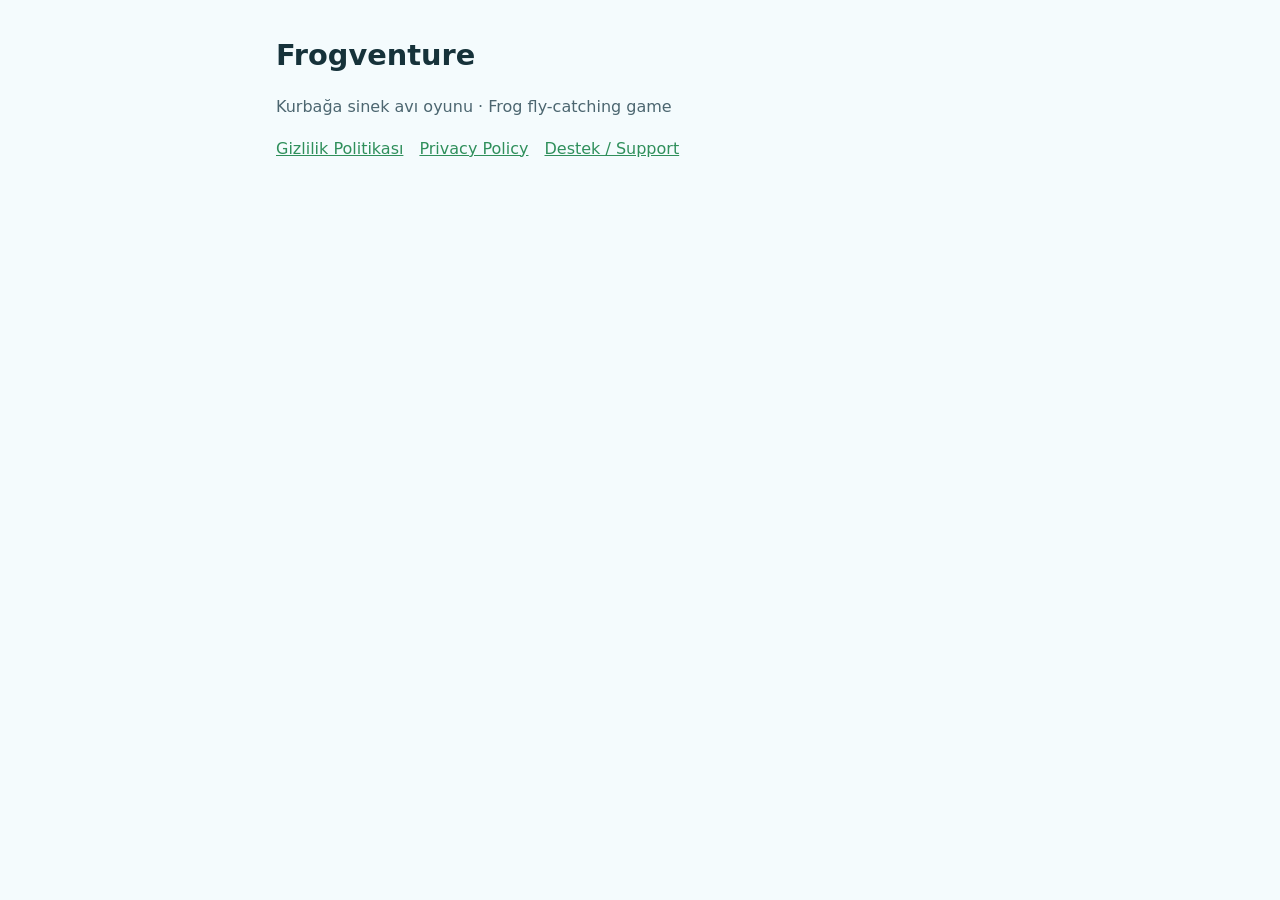
<file: index.html>
<!doctype html><html lang="tr"><head><meta charset="utf-8"><meta name="viewport" content="width=device-width,initial-scale=1"><title>Frogventure</title><link rel="stylesheet" href="style.css"></head>
<body><main><h1>Frogventure</h1><p class="muted">Kurbağa sinek avı oyunu · Frog fly-catching game</p>
<nav><a href="frogventure/privacy.html">Gizlilik Politikası</a><a href="frogventure/privacy-en.html">Privacy Policy</a><a href="frogventure/support.html">Destek / Support</a></nav></main></body></html>
</file>
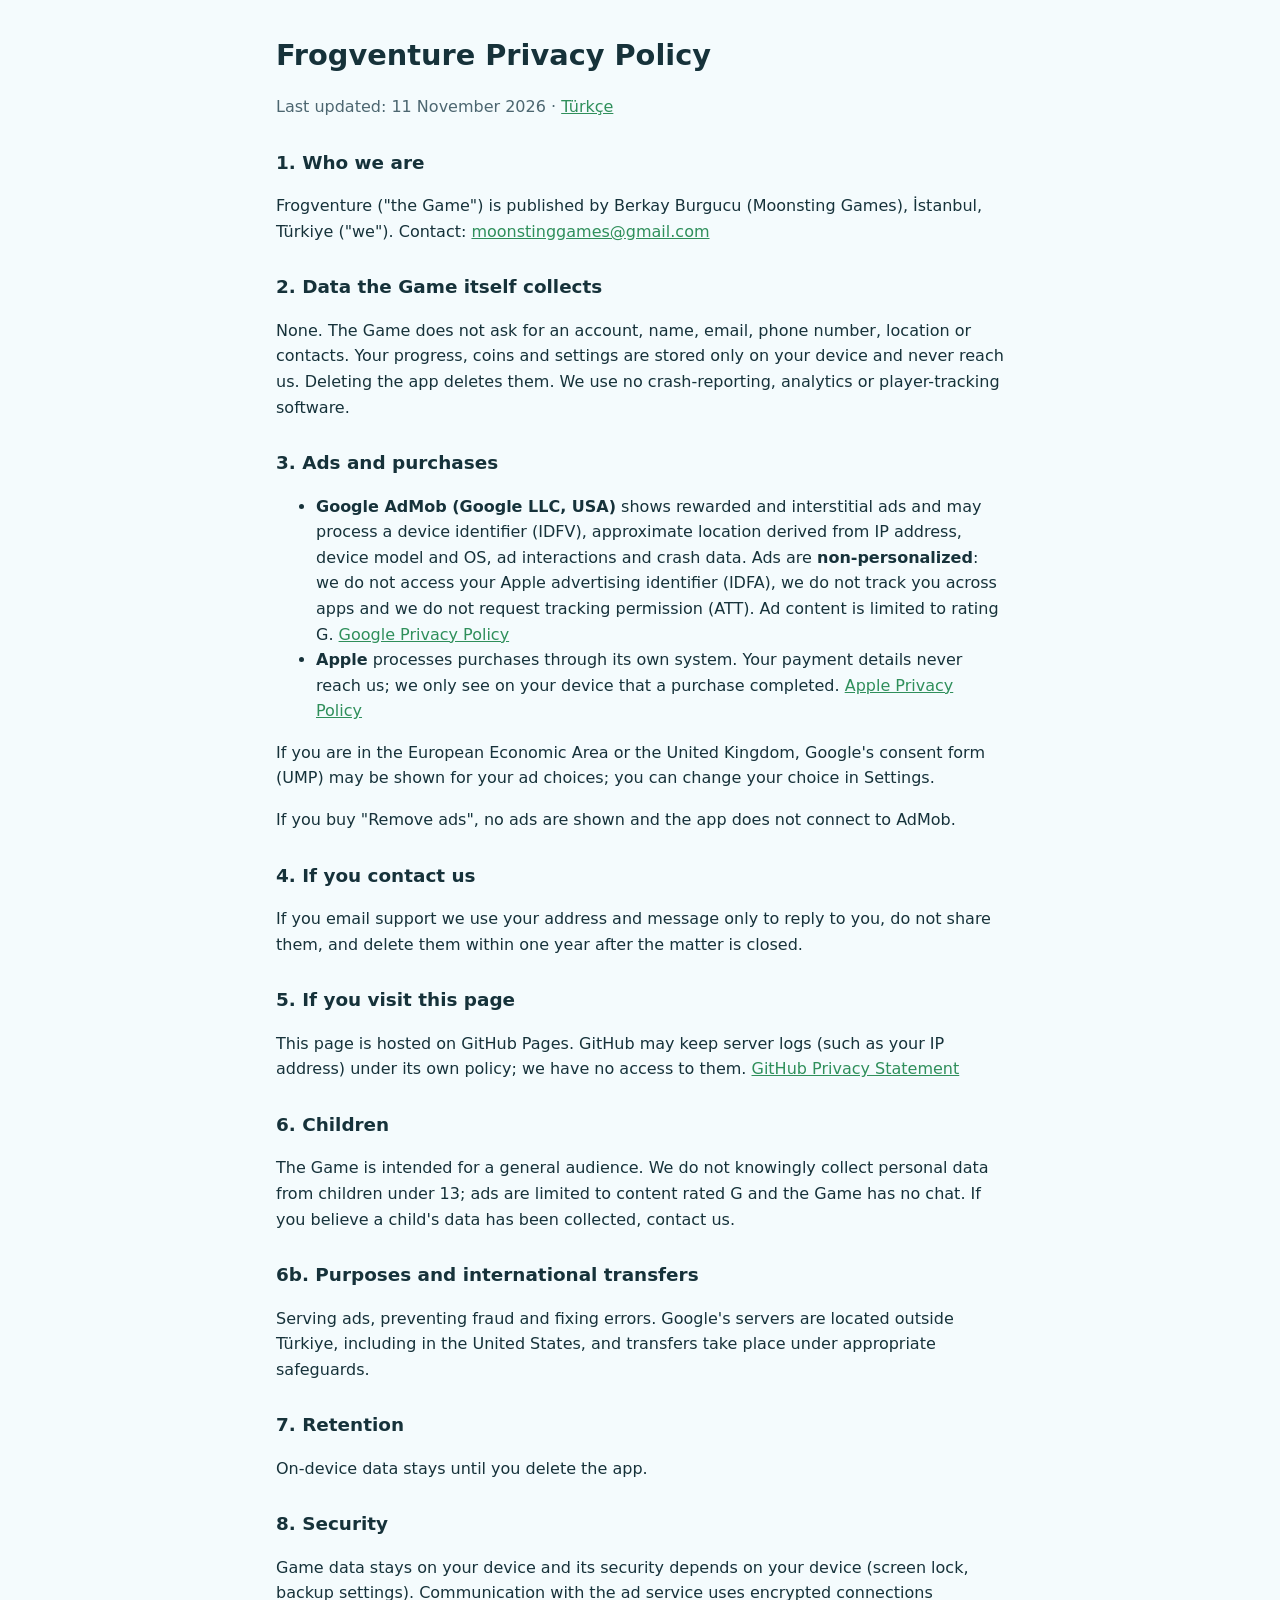
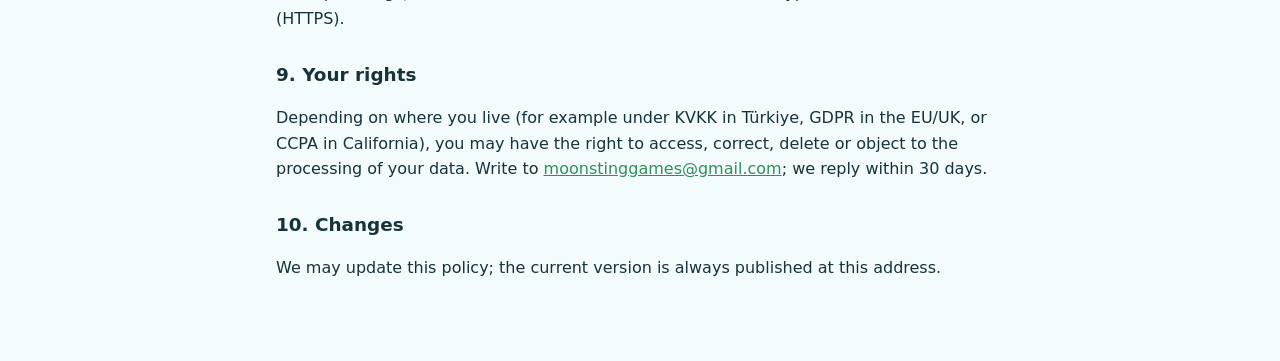
<file: frogventure/privacy-en.html>
<!doctype html><html lang="en"><head><meta charset="utf-8"><meta name="viewport" content="width=device-width,initial-scale=1"><title>Frogventure Privacy Policy</title><link rel="stylesheet" href="../style.css"></head>
<body><main><h1>Frogventure Privacy Policy</h1><p class="muted">Last updated: 11 November 2026 · <a href="privacy.html">Türkçe</a></p>
<h2>1. Who we are</h2><p>Frogventure ("the Game") is published by Berkay Burgucu (Moonsting Games), İstanbul, Türkiye ("we"). Contact: <a href="mailto:moonstinggames@gmail.com">moonstinggames@gmail.com</a></p>
<h2>2. Data the Game itself collects</h2><p>None. The Game does not ask for an account, name, email, phone number, location or contacts. Your progress, coins and settings are stored only on your device and never reach us. Deleting the app deletes them. We use no crash-reporting, analytics or player-tracking software.</p>
<h2>3. Ads and purchases</h2><ul>
<li><b>Google AdMob (Google LLC, USA)</b> shows rewarded and interstitial ads and may process a device identifier (IDFV), approximate location derived from IP address, device model and OS, ad interactions and crash data. Ads are <b>non-personalized</b>: we do not access your Apple advertising identifier (IDFA), we do not track you across apps and we do not request tracking permission (ATT). Ad content is limited to rating G. <a href="https://policies.google.com/privacy">Google Privacy Policy</a></li>
<li><b>Apple</b> processes purchases through its own system. Your payment details never reach us; we only see on your device that a purchase completed. <a href="https://www.apple.com/legal/privacy/">Apple Privacy Policy</a></li></ul>
<p>If you are in the European Economic Area or the United Kingdom, Google's consent form (UMP) may be shown for your ad choices; you can change your choice in Settings.</p>
<p>If you buy "Remove ads", no ads are shown and the app does not connect to AdMob.</p>
<h2>4. If you contact us</h2><p>If you email support we use your address and message only to reply to you, do not share them, and delete them within one year after the matter is closed.</p>
<h2>5. If you visit this page</h2><p>This page is hosted on GitHub Pages. GitHub may keep server logs (such as your IP address) under its own policy; we have no access to them. <a href="https://docs.github.com/en/site-policy/privacy-policies/github-general-privacy-statement">GitHub Privacy Statement</a></p>
<h2>6. Children</h2><p>The Game is intended for a general audience. We do not knowingly collect personal data from children under 13; ads are limited to content rated G and the Game has no chat. If you believe a child's data has been collected, contact us.</p>
<h2>6b. Purposes and international transfers</h2><p>Serving ads, preventing fraud and fixing errors. Google's servers are located outside Türkiye, including in the United States, and transfers take place under appropriate safeguards.</p>
<h2>7. Retention</h2><p>On-device data stays until you delete the app.</p>
<h2>8. Security</h2><p>Game data stays on your device and its security depends on your device (screen lock, backup settings). Communication with the ad service uses encrypted connections (HTTPS).</p>
<h2>9. Your rights</h2><p>Depending on where you live (for example under KVKK in Türkiye, GDPR in the EU/UK, or CCPA in California), you may have the right to access, correct, delete or object to the processing of your data. Write to <a href="mailto:moonstinggames@gmail.com">moonstinggames@gmail.com</a>; we reply within 30 days.</p>
<h2>10. Changes</h2><p>We may update this policy; the current version is always published at this address.</p>
</main></body></html>
</file>
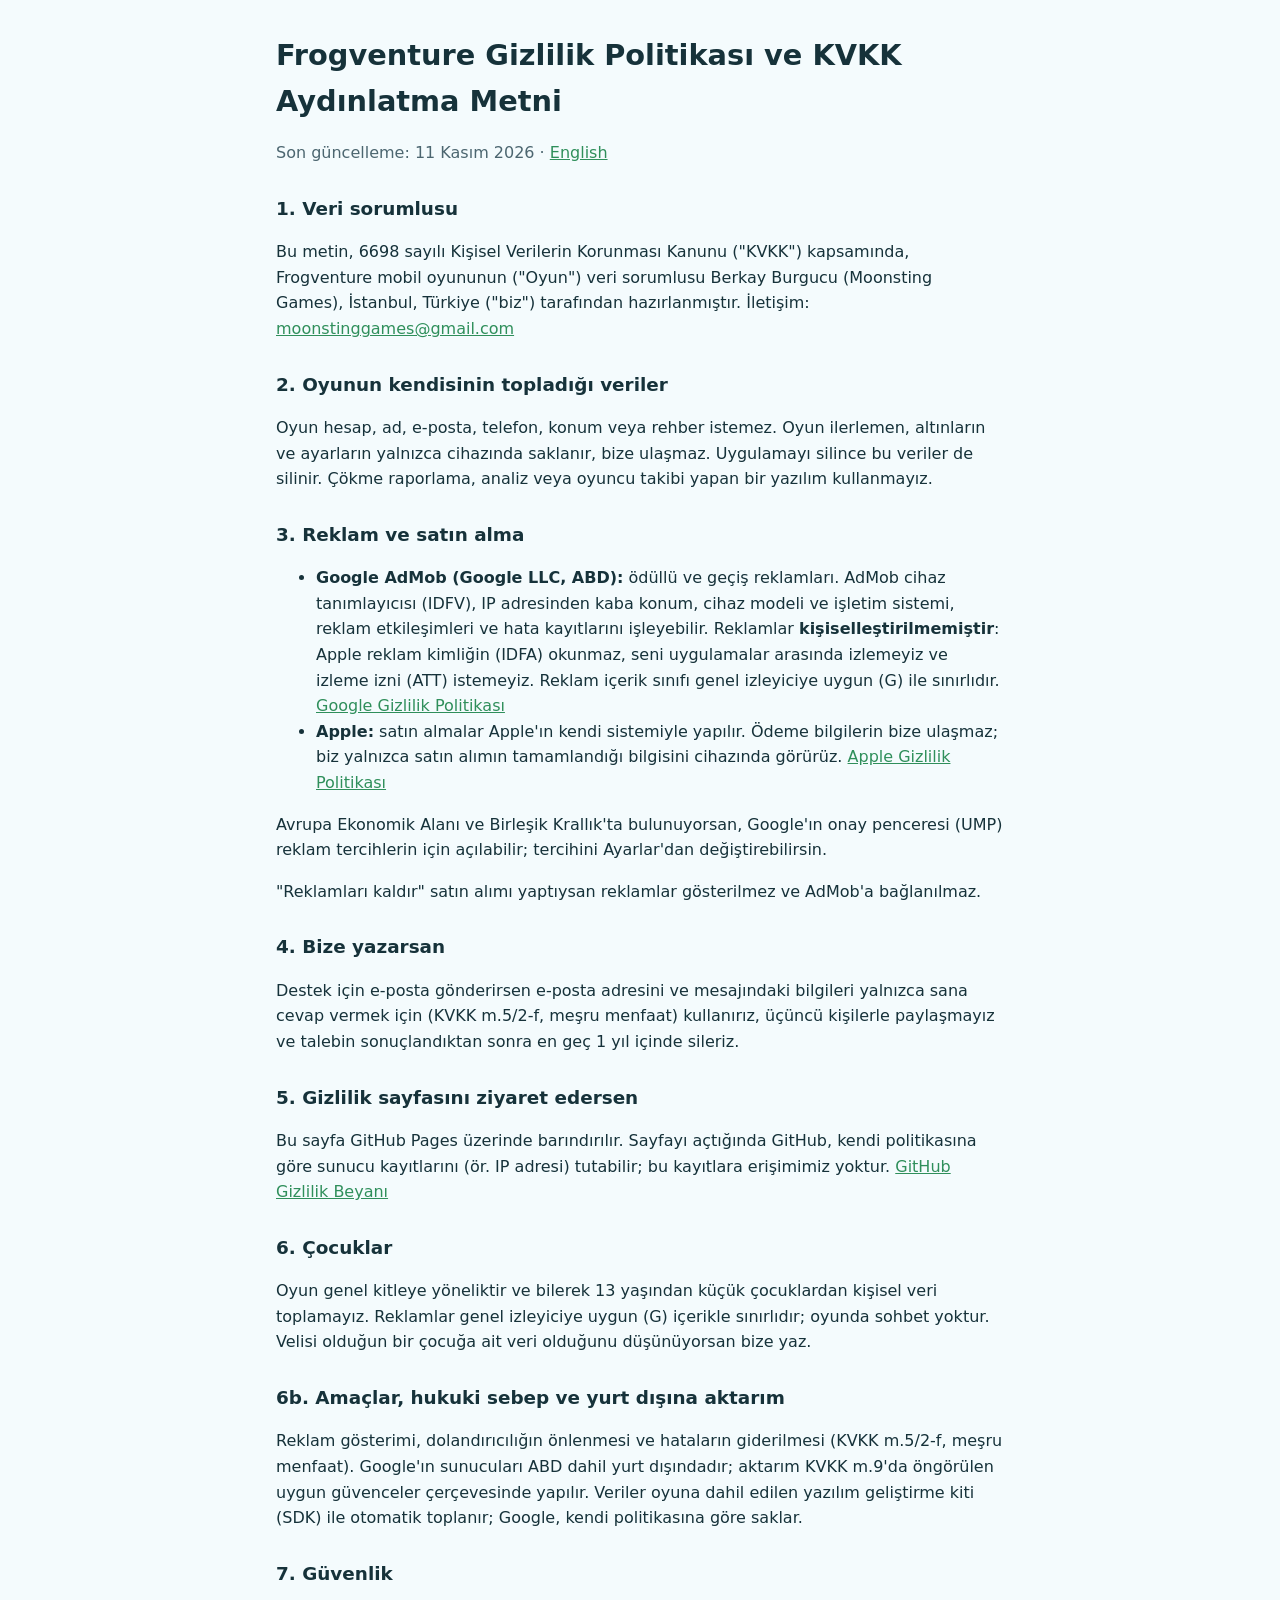
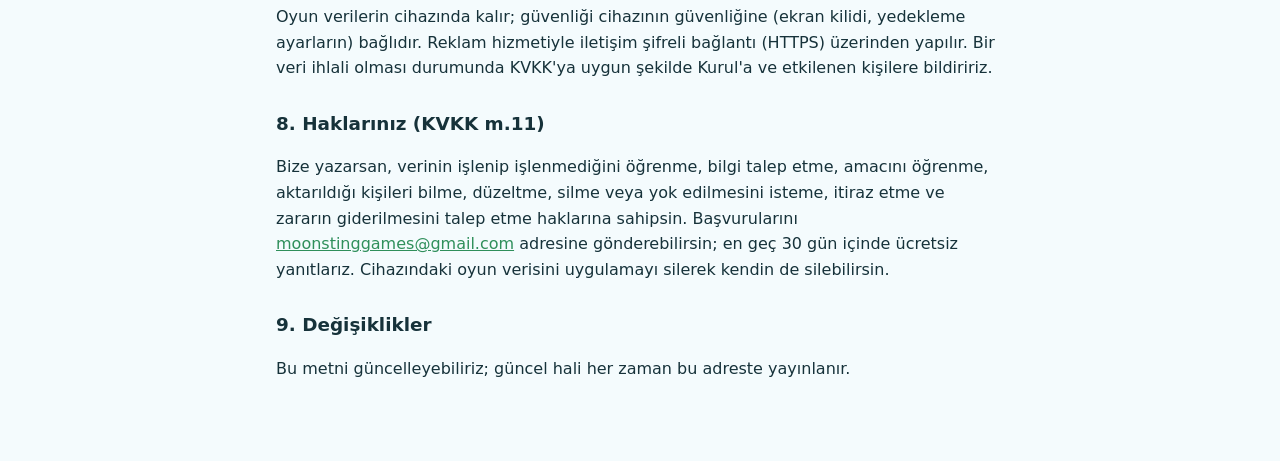
<file: frogventure/privacy.html>
<!doctype html><html lang="tr"><head><meta charset="utf-8"><meta name="viewport" content="width=device-width,initial-scale=1"><title>Frogventure Gizlilik Politikası</title><link rel="stylesheet" href="../style.css"></head>
<body><main><h1>Frogventure Gizlilik Politikası ve KVKK Aydınlatma Metni</h1><p class="muted">Son güncelleme: 11 Kasım 2026 · <a href="privacy-en.html">English</a></p>
<h2>1. Veri sorumlusu</h2><p>Bu metin, 6698 sayılı Kişisel Verilerin Korunması Kanunu ("KVKK") kapsamında, Frogventure mobil oyununun ("Oyun") veri sorumlusu Berkay Burgucu (Moonsting Games), İstanbul, Türkiye ("biz") tarafından hazırlanmıştır. İletişim: <a href="mailto:moonstinggames@gmail.com">moonstinggames@gmail.com</a></p>
<h2>2. Oyunun kendisinin topladığı veriler</h2><p>Oyun hesap, ad, e-posta, telefon, konum veya rehber istemez. Oyun ilerlemen, altınların ve ayarların yalnızca cihazında saklanır, bize ulaşmaz. Uygulamayı silince bu veriler de silinir. Çökme raporlama, analiz veya oyuncu takibi yapan bir yazılım kullanmayız.</p>
<h2>3. Reklam ve satın alma</h2><ul>
<li><b>Google AdMob (Google LLC, ABD):</b> ödüllü ve geçiş reklamları. AdMob cihaz tanımlayıcısı (IDFV), IP adresinden kaba konum, cihaz modeli ve işletim sistemi, reklam etkileşimleri ve hata kayıtlarını işleyebilir. Reklamlar <b>kişiselleştirilmemiştir</b>: Apple reklam kimliğin (IDFA) okunmaz, seni uygulamalar arasında izlemeyiz ve izleme izni (ATT) istemeyiz. Reklam içerik sınıfı genel izleyiciye uygun (G) ile sınırlıdır. <a href="https://policies.google.com/privacy">Google Gizlilik Politikası</a></li>
<li><b>Apple:</b> satın almalar Apple'ın kendi sistemiyle yapılır. Ödeme bilgilerin bize ulaşmaz; biz yalnızca satın alımın tamamlandığı bilgisini cihazında görürüz. <a href="https://www.apple.com/legal/privacy/tr/">Apple Gizlilik Politikası</a></li></ul>
<p>Avrupa Ekonomik Alanı ve Birleşik Krallık'ta bulunuyorsan, Google'ın onay penceresi (UMP) reklam tercihlerin için açılabilir; tercihini Ayarlar'dan değiştirebilirsin.</p>
<p>"Reklamları kaldır" satın alımı yaptıysan reklamlar gösterilmez ve AdMob'a bağlanılmaz.</p>
<h2>4. Bize yazarsan</h2><p>Destek için e-posta gönderirsen e-posta adresini ve mesajındaki bilgileri yalnızca sana cevap vermek için (KVKK m.5/2-f, meşru menfaat) kullanırız, üçüncü kişilerle paylaşmayız ve talebin sonuçlandıktan sonra en geç 1 yıl içinde sileriz.</p>
<h2>5. Gizlilik sayfasını ziyaret edersen</h2><p>Bu sayfa GitHub Pages üzerinde barındırılır. Sayfayı açtığında GitHub, kendi politikasına göre sunucu kayıtlarını (ör. IP adresi) tutabilir; bu kayıtlara erişimimiz yoktur. <a href="https://docs.github.com/tr/site-policy/privacy-policies/github-general-privacy-statement">GitHub Gizlilik Beyanı</a></p>
<h2>6. Çocuklar</h2><p>Oyun genel kitleye yöneliktir ve bilerek 13 yaşından küçük çocuklardan kişisel veri toplamayız. Reklamlar genel izleyiciye uygun (G) içerikle sınırlıdır; oyunda sohbet yoktur. Velisi olduğun bir çocuğa ait veri olduğunu düşünüyorsan bize yaz.</p>
<h2>6b. Amaçlar, hukuki sebep ve yurt dışına aktarım</h2><p>Reklam gösterimi, dolandırıcılığın önlenmesi ve hataların giderilmesi (KVKK m.5/2-f, meşru menfaat). Google'ın sunucuları ABD dahil yurt dışındadır; aktarım KVKK m.9'da öngörülen uygun güvenceler çerçevesinde yapılır. Veriler oyuna dahil edilen yazılım geliştirme kiti (SDK) ile otomatik toplanır; Google, kendi politikasına göre saklar.</p>
<h2>7. Güvenlik</h2><p>Oyun verilerin cihazında kalır; güvenliği cihazının güvenliğine (ekran kilidi, yedekleme ayarların) bağlıdır. Reklam hizmetiyle iletişim şifreli bağlantı (HTTPS) üzerinden yapılır. Bir veri ihlali olması durumunda KVKK'ya uygun şekilde Kurul'a ve etkilenen kişilere bildiririz.</p>
<h2>8. Haklarınız (KVKK m.11)</h2><p>Bize yazarsan, verinin işlenip işlenmediğini öğrenme, bilgi talep etme, amacını öğrenme, aktarıldığı kişileri bilme, düzeltme, silme veya yok edilmesini isteme, itiraz etme ve zararın giderilmesini talep etme haklarına sahipsin. Başvurularını <a href="mailto:moonstinggames@gmail.com">moonstinggames@gmail.com</a> adresine gönderebilirsin; en geç 30 gün içinde ücretsiz yanıtlarız. Cihazındaki oyun verisini uygulamayı silerek kendin de silebilirsin.</p>
<h2>9. Değişiklikler</h2><p>Bu metni güncelleyebiliriz; güncel hali her zaman bu adreste yayınlanır.</p>
</main></body></html>
</file>
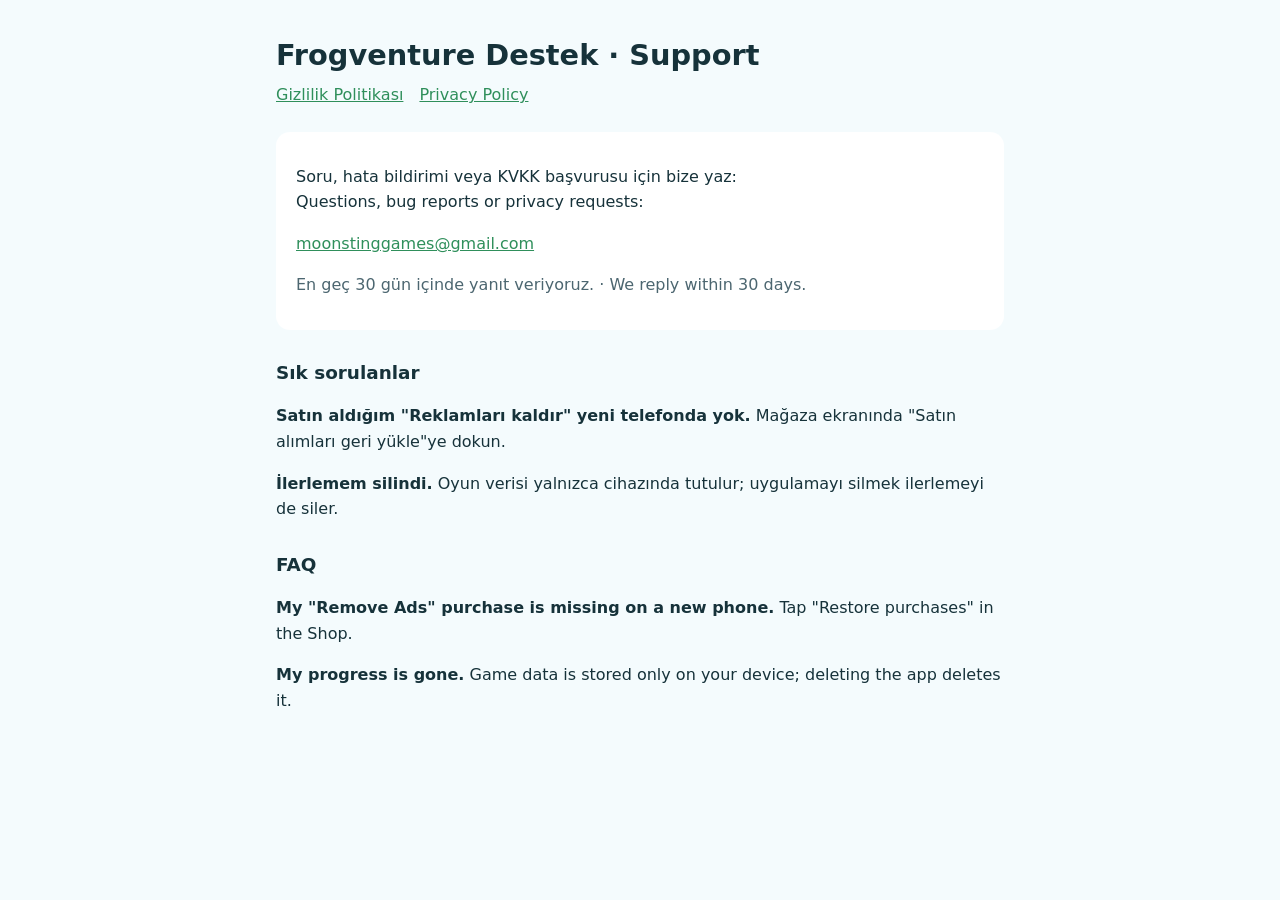
<file: frogventure/support.html>
<!doctype html><html lang="tr"><head><meta charset="utf-8"><meta name="viewport" content="width=device-width,initial-scale=1"><title>Frogventure Destek</title><link rel="stylesheet" href="../style.css"></head>
<body><main><h1>Frogventure Destek · Support</h1>
<nav><a href="privacy.html">Gizlilik Politikası</a><a href="privacy-en.html">Privacy Policy</a></nav>
<div class="card"><p>Soru, hata bildirimi veya KVKK başvurusu için bize yaz:<br>Questions, bug reports or privacy requests:</p><p><a href="mailto:moonstinggames@gmail.com">moonstinggames@gmail.com</a></p><p class="muted">En geç 30 gün içinde yanıt veriyoruz. · We reply within 30 days.</p></div>
<h2>Sık sorulanlar</h2>
<p><b>Satın aldığım "Reklamları kaldır" yeni telefonda yok.</b> Mağaza ekranında "Satın alımları geri yükle"ye dokun.</p>
<p><b>İlerlemem silindi.</b> Oyun verisi yalnızca cihazında tutulur; uygulamayı silmek ilerlemeyi de siler.</p>
<h2>FAQ</h2>
<p><b>My "Remove Ads" purchase is missing on a new phone.</b> Tap "Restore purchases" in the Shop.</p>
<p><b>My progress is gone.</b> Game data is stored only on your device; deleting the app deletes it.</p>
</main></body></html>
</file>
<file: style.css>
:root{--bg:#f4fbfd;--fg:#16323a;--muted:#4c6670;--accent:#2f8f5b;--card:#fff}
@media (prefers-color-scheme:dark){:root{--bg:#0f1c20;--fg:#e4f1f4;--muted:#9fb7bf;--accent:#5fd18f;--card:#16282d}}
*{box-sizing:border-box}body{margin:0;background:var(--bg);color:var(--fg);font:16px/1.6 -apple-system,system-ui,Segoe UI,Roboto,sans-serif}
main{max-width:760px;margin:0 auto;padding:32px 16px 64px}h1{font-size:1.8rem;margin:0 0 4px}h2{font-size:1.15rem;margin:28px 0 6px}
a{color:var(--accent)}.muted{color:var(--muted)}nav{display:flex;gap:16px;flex-wrap:wrap;margin-bottom:24px}.card{background:var(--card);border-radius:14px;padding:16px 20px;margin:16px 0}
</file>
